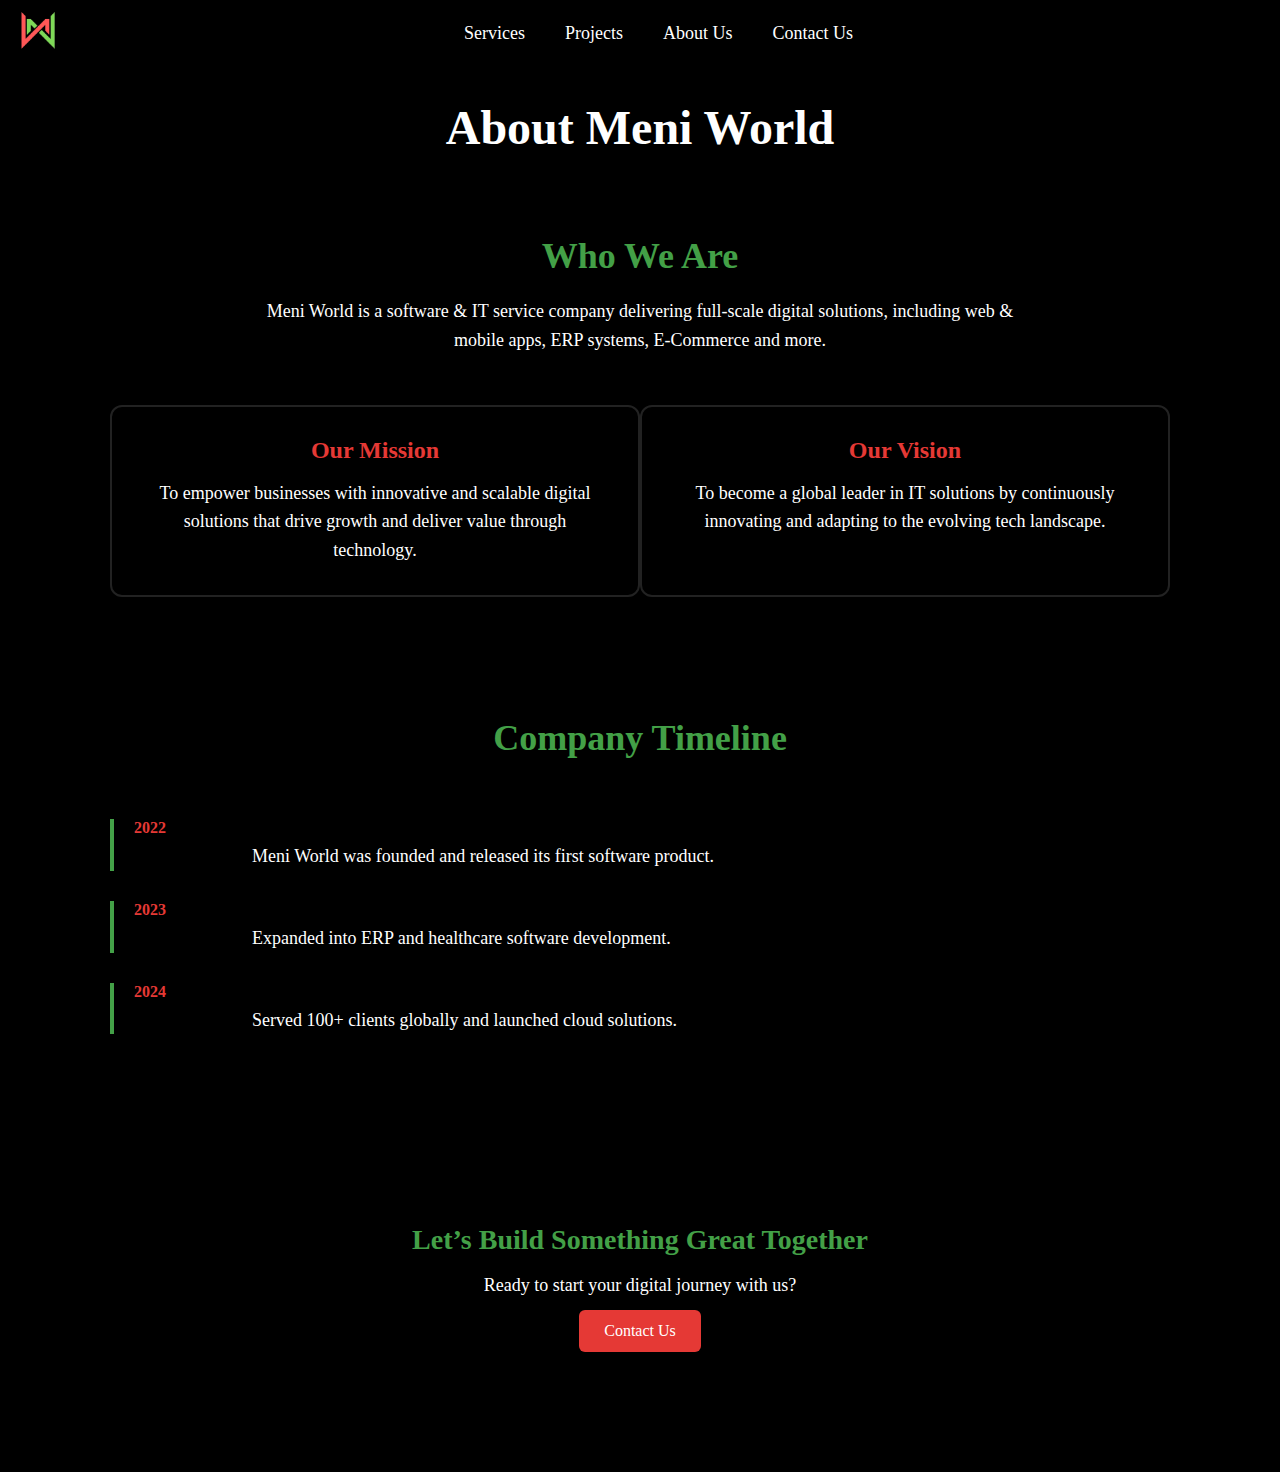
<file: pages/about.html>
<!DOCTYPE html>
<html lang="en">

<head>
    <meta charset="UTF-8">
    <meta name="viewport" content="width=device-width, initial-scale=1.0">
    <title>MW - About Us</title>
    <link rel="stylesheet" href="../assets/styles/common.css">
    <link rel="stylesheet" href="../assets/styles/navbar.css">
    <link rel="stylesheet" href="../assets/styles/hero-section.css">
    <link rel="stylesheet" href="../assets/styles/service-section.css">
    <link rel="stylesheet" href="../assets/styles/about.css">
</head>

<body>
    <!-- Navbar/Menu Start -->
    <div class="menu-wrapper">
        <div class="logo">
            <img src="../assets/images/logo/MENI WORLD trans no text.png" alt="MeniWorld" class="logo-img">
        </div>
        <ul class="menu">
            <li class="dropdown-toggle">
                <a href="#">Services</a>
                <ul class="dropdown">
                    <li><a href="#">Web Development</a></li>
                    <li><a href="#">ERP Solution</a></li>
                    <li><a href="#">E-commerce Solution</a></li>
                    <li><a href="#">Mobile Application</a></li>
                    <li><a href="#">UI/UX Design</a></li>
                    <li><a href="#">Cloud Integration</a></li>
                    <li><a href="#">System Maintenance</a></li>
                    <li><a href="#">All Services</a></li>
                </ul>
            </li>
            <li class="dropdown-toggle">
                <a href="#">Projects</a>
                <ul class="dropdown">
                    <li><a href="#">Project 1</a></li>
                    <li><a href="#">Project 2</a></li>
                    <li><a href="#">Project 3</a></li>
                </ul>
            </li>
            <li><a href="#">About Us</a></li>
            <li><a href="#">Contact Us</a></li>
        </ul>
        <div class="menu-toggle" onclick="toggleMenu(this)">
            <div></div>
            <div></div>
            <div></div>
        </div>
    </div>
    <!-- Navbar/Menu End -->
    <!-- Main Section Start -->
    <section class="main-content">
        <section class="about-header">
            <h1>About Meni World</h1>
        </section>

        <section class="section">
            <h2>Who We Are</h2>
            <p>Meni World is a software & IT service company delivering full-scale digital solutions, including web &
                mobile
                apps, ERP systems, E-Commerce and more.</p>

            <div class="mission-vision">
                <div class="mv-box">
                    <h3>Our Mission</h3>
                    <p>To empower businesses with innovative and scalable digital solutions that drive growth and
                        deliver
                        value through technology.</p>
                </div>
                <div class="mv-box">
                    <h3>Our Vision</h3>
                    <p>To become a global leader in IT solutions by continuously innovating and adapting to the evolving
                        tech landscape.</p>
                </div>
            </div>
        </section>

        <!-- <section class="section">
    <h2>Our Team</h2>
    <div class="team-grid">
      <div class="team-member">
        <img src="https://i.pravatar.cc/200?img=1" alt="Team Member">
        <h4>Shadik Hasan</h4>
        <p>Software Engineer</p>
      </div>
      <div class="team-member">
        <img src="https://i.pravatar.cc/200?img=2" alt="Team Member">
        <h4>Sarah Khan</h4>
        <p>UI/UX Designer</p>
      </div>
      <div class="team-member">
        <img src="https://i.pravatar.cc/200?img=3" alt="Team Member">
        <h4>Tanvir Rahman</h4>
        <p>Project Manager</p>
      </div>
    </div>
  </section> -->

        <section class="section">
            <h2>Company Timeline</h2>
            <div class="timeline">
                <div class="timeline-item">
                    <h4>2022</h4>
                    <p>Meni World was founded and released its first software product.</p>
                </div>
                <div class="timeline-item">
                    <h4>2023</h4>
                    <p>Expanded into ERP and healthcare software development.</p>
                </div>
                <div class="timeline-item">
                    <h4>2024</h4>
                    <p>Served 100+ clients globally and launched cloud solutions.</p>
                </div>
            </div>
        </section>

        <section class="section cta-box">
            <h3>Let’s Build Something Great Together</h3>
            <p>Ready to start your digital journey with us?</p>
            <a href="#">Contact Us</a>
        </section>
    </section>
    <!-- Main End -->

</body>

</html>
</file>
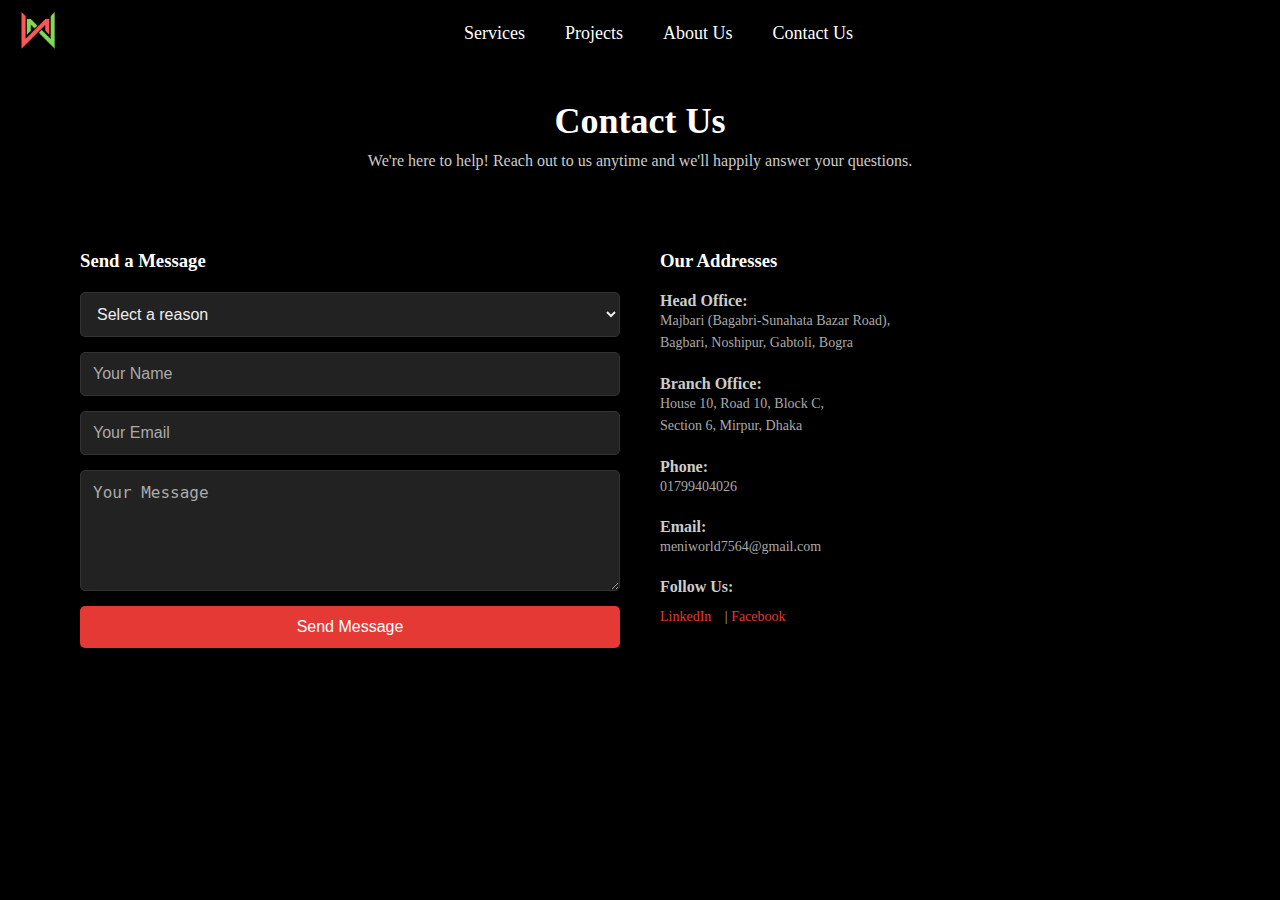
<file: pages/contact.html>
<!DOCTYPE html>
<html lang="en">

<head>
    <meta charset="UTF-8">
    <meta name="viewport" content="width=device-width, initial-scale=1.0">
    <title>MW - About Us</title>
    <link rel="stylesheet" href="../assets/styles/common.css">
    <link rel="stylesheet" href="../assets/styles/navbar.css">
    <link rel="stylesheet" href="../assets/styles/hero-section.css">
    <link rel="stylesheet" href="../assets/styles/service-section.css">
    <link rel="stylesheet" href="../assets/styles/about.css">
    <link rel="stylesheet" href="../assets/styles/contact.css">
</head>

<body>
    <!-- Navbar/Menu Start -->
    <div class="menu-wrapper">
        <div class="logo">
            <img src="../assets/images/logo/MENI WORLD trans no text.png" alt="MeniWorld" class="logo-img">
        </div>
        <ul class="menu">
            <li class="dropdown-toggle">
                <a href="#">Services</a>
                <ul class="dropdown">
                    <li><a href="#">Web Development</a></li>
                    <li><a href="#">ERP Solution</a></li>
                    <li><a href="#">E-commerce Solution</a></li>
                    <li><a href="#">Mobile Application</a></li>
                    <li><a href="#">UI/UX Design</a></li>
                    <li><a href="#">Cloud Integration</a></li>
                    <li><a href="#">System Maintenance</a></li>
                    <li><a href="#">All Services</a></li>
                </ul>
            </li>
            <li class="dropdown-toggle">
                <a href="#">Projects</a>
                <ul class="dropdown">
                    <li><a href="#">Project 1</a></li>
                    <li><a href="#">Project 2</a></li>
                    <li><a href="#">Project 3</a></li>
                </ul>
            </li>
            <li><a href="#">About Us</a></li>
            <li><a href="#">Contact Us</a></li>
        </ul>
        <div class="menu-toggle" onclick="toggleMenu(this)">
            <div></div>
            <div></div>
            <div></div>
        </div>
    </div>
    <!-- Navbar/Menu End -->
    <!-- Main Section Start -->
    <section class="main-content">
        <section class="contact-section">
            <div class="section-title">
                <h2>Contact Us</h2>
                <p>We're here to help! Reach out to us anytime and we'll happily answer your questions.</p>
            </div>

            <div class="contact-container">
                <div class="contact-form">
                    <h3>Send a Message</h3>
                    <form>
                        <select required>
                            <option value="" disabled selected>Select a reason</option>
                            <option>General Contact</option>
                            <option>Schedule an Appointment</option>
                            <option>Info about Project</option>
                            <option>Request a Demo</option>
                            <option>Other</option>
                        </select>
                        <input type="text" placeholder="Your Name" required>
                        <input type="email" placeholder="Your Email" required>
                        <textarea rows="5" placeholder="Your Message" required></textarea>
                        <button type="submit">Send Message</button>
                    </form>
                </div>

                <div class="contact-info">
                    <h3>Our Addresses</h3>

                    <div class="address">
                        <strong>Head Office:</strong>
                        <p>Majbari (Bagabri-Sunahata Bazar Road),<br>Bagbari, Noshipur, Gabtoli, Bogra</p>
                    </div>

                    <div class="address">
                        <strong>Branch Office:</strong>
                        <p>House 10, Road 10, Block C,<br>Section 6, Mirpur, Dhaka</p>
                    </div>

                    <div class="address">
                        <strong>Phone:</strong>
                        <p><a href="tel:01799404026">01799404026</a></p>
                    </div>

                    <div class="address">
                        <strong>Email:</strong>
                        <p><a href="mailto:meniworld7564@gmail.com">meniworld7564@gmail.com</a></p>
                    </div>

                    <div class="social-links">
                        <h4>Follow Us:</h4>
                        <p>
                            <a href="https://www.linkedin.com/company/meniworld" target="_blank">LinkedIn</a> |
                            <a href="https://www.facebook.com/share/16CSGcXmP1/" target="_blank">  Facebook</a>
                        </p>
                    </div>
                </div>
            </div>
        </section>
    </section>


    <!-- Main End -->
    <script src="../assets/scripts/navbar.js"></script>

</body>

</html>
</file>
<file: assets/styles/common.css>
:root {
    --color-red: #e53935;
    --color-green: #43a047;
    --color-white: #ffffff;
    --color-black: #000000;
    --color-gray: #333333;
    --color-dark-gray: #222222;
}

* {
    margin: 0;
    padding: 0;
    box-sizing: border-box;
    color: var(--color-white);
    background-color: var(--color-black);
}

a {
    text-decoration: none;
}

li {
    list-style: none;
}

.main-content{
    margin: 80px 0;
}
</file>
<file: assets/styles/navbar.css>
.menu-wrapper {
    display: flex;
    justify-content: space-between;
    align-items: center;
    position: fixed;
    top: 0;
    left: 0;
    width: 100%;
    padding: 10px 20px;
    background-color: var(--color-black);
    z-index: 1000;
}

.menu-wrapper .logo {
    font-size: 24px;
    font-weight: bold;
    color: var(--color-white);
}

.menu-wrapper .logo-img{
    height: 40px;
    width: auto;
}
.menu-wrapper .menu {
    display: flex;
    gap: 20px;
    list-style-type: none;
    justify-content: center;
    /* Centers the menu */
    flex-grow: 1;
}

.menu-wrapper .menu li {
    position: relative;
}

.menu-wrapper .menu li a {
    color: var(--color-white);
    font-size: 18px;
    padding: 10px;
    display: block;
    transition: background-color 0.3s ease;
}

.menu-wrapper .menu li a:hover {
    background-color: var(--color-gray);
}

.menu-wrapper .menu .dropdown {
    display: none;
    position: absolute;
    top: 100%;
    left: 0;
    background-color: var(--color-black);
    width: 200px;
    border: 1px solid var(--color-gray);
}

.menu-wrapper .menu .dropdown li a {
    padding: 10px;
}

.menu-wrapper .menu li:hover .dropdown {
    display: block;
}

.menu-wrapper .menu-toggle {
    display: none;
    flex-direction: column;
    font-size: 30px;
    cursor: pointer;
    gap: 4px;
}

.menu-wrapper .menu-toggle div {
    width: 25px;
    height: 5px;
    background-color: var(--color-white);
    color: var(--color-black);
    transition: all 0.3s ease;
}

@media (max-width: 768px) {
    .menu-wrapper .menu {
        display: none;
        position: absolute;
        top: 60px;
        left: 0;
        width: 100%;
        background-color: var(--color-black);
        flex-direction: column;
        gap: 0;
        justify-content: center;
        /* Centers the menu items on small screens */
    }

    .menu-wrapper .menu li {
        width: 100%;
        text-align: center;
        /* Centers menu items in each list item */
    }

    .menu-wrapper .menu-toggle {
        display: block;
    }

    .menu-wrapper .menu.active {
        display: flex;
    }

    .menu-wrapper .menu .dropdown {
        display: none;
        position: relative;
    }

    .menu-wrapper .menu li:hover .dropdown {
        display: block;
        margin: 0 auto;
    }
}

.active {
    display: flex !important;
}
</file>
<file: assets/styles/hero-section.css>
.hero-section {
    width: 100%;
    padding: 20px;
}

.hero-content {
    display: flex;
    justify-content: space-between;
    align-items: center;
    max-width: 1200px;
    margin: auto;
    flex-wrap: wrap;
    gap: 40px;
}

.hero-text {
    flex: 1;
    min-width: 300px;
}

.hero-text h1 {
    font-size: 48px;
    margin-bottom: 20px;
    color: var(--color-white);
}

.hero-text p {
    font-size: 18px;
    line-height: 1.6;
    margin-bottom: 30px;
    color: var(--color-white);
}

.hero-btn {
    padding: 12px 25px;
    font-size: 16px;
    background-color: var(--color-red);
    border: none;
    border-radius: 6px;
    color: var(--color-white);
    cursor: pointer;
    transition: background-color 0.3s ease;
}

.hero-btn:hover {
    background-color: var(--color-gray);
}

.hero-image {
    flex: 1;
    text-align: center;
}

.hero-image img {
    max-width: 100%;
    height: auto;
    border-radius: 10px;
    box-shadow: 0 0 20px rgba(255, 255, 255, 0.1);
}

@media (max-width: 768px) {
    .hero-content {
        flex-direction: column-reverse;
        text-align: center;
    }

    .hero-text h1 {
        font-size: 36px;
    }

    .hero-text p {
        font-size: 16px;
    }
}
</file>
<file: assets/styles/service-section.css>
.service-section {
    padding: 80px 20px;
    /* background-color: #0f172a; */
    color: #ffffff;
    text-align: center;
}

.section-title h2 {
    font-size: 36px;
    margin-bottom: 10px;
}

.section-title p {
    font-size: 16px;
    max-width: 600px;
    margin: 0 auto 40px;
    color: #cbd5e1;

}

.service-grid {
    display: grid;
    grid-template-columns: repeat(auto-fit, minmax(220px, 1fr));
    gap: 30px;
    max-width: 1200px;
    margin: auto;
}

.service-card {
    border: 2px solid #1e293b;
    padding: 30px 20px;
    border-radius: 12px;
    transition: transform 0.3s ease, box-shadow 0.3s ease;
}

.service-card img {
    width: 60px;
    margin-bottom: 20px;
}

.service-card h3 {
    font-size: 20px;
    margin: 0;
}

.service-card:hover {
    transform: translateY(-8px);
    box-shadow: 0 10px 25px rgba(255, 255, 255, 0.1);
}
</file>
<file: assets/styles/about.css>
.about-header {
    padding: 20px;
    text-align: center;
}

.about-header h1 {
    font-size: 48px;
    margin: 0;
    color: var(--color-white);
}

.section {
    padding: 60px 20px;
    max-width: 1100px;
    margin: auto;
    text-align: center;
}

.section h2 {
    font-size: 36px;
    margin-bottom: 20px;
    color: var(--color-green);
}

.section p {
    font-size: 18px;
    line-height: 1.6;
    color: var(--color-white);
    max-width: 800px;
    margin: auto;
}

.mission-vision {
    display: flex;
    justify-content: space-around;
    margin-top: 50px;
}

.mv-box {
    border: 2px solid var(--color-dark-gray);
    padding: 30px;
    border-radius: 12px;
    transition: transform 0.3s ease;
}

.mv-box:hover {
    transform: translateY(-6px);
}

.mv-box h3 {
    font-size: 24px;
    margin-bottom: 15px;
    color: var(--color-red);
}

/* Team Section */
/* .team-grid {
display: grid;
grid-template-columns: repeat(auto-fit, minmax(200px, 1fr));
gap: 30px;
margin-top: 40px;
}

.team-member {
background-color: var(--color-dark-gray);
padding: 20px;
border-radius: 10px;
}

.team-member img {
width: 100%;
border-radius: 50%;
margin-bottom: 15px;
}

.team-member h4 {
color: var(--color-green);
margin: 10px 0 5px;
} */

.timeline {
    margin-top: 60px;
    text-align: left;
}

.timeline-item {
    margin-bottom: 30px;
    padding-left: 20px;
    border-left: 4px solid var(--color-green);
}

.timeline-item h4 {
    margin-bottom: 5px;
    color: var(--color-red);
}

.cta-box {
    margin-top: 60px;
    padding: 40px;
    border-radius: 12px;
}

.cta-box h3 {
    color: var(--color-green);
    font-size: 28px;
    margin-bottom: 15px;
}

.cta-box a {
    display: inline-block;
    padding: 12px 25px;
    background-color: var(--color-red);
    color: var(--color-white);
    border-radius: 6px;
    margin-top: 10px;
    transition: background-color 0.3s;
}

.cta-box a:hover {
    background-color: var(--color-green);
}

@media screen and (max-width: 768px) {
    .about-header h1 {
        font-size: 36px;
    }

    .mission-vision {
        flex-direction: column;
        gap: 20px;
    }
}
</file>
<file: assets/styles/contact.css>
.contact-section {
    padding: 20px;
}

.section-title {
    text-align: center;
    margin-bottom: 40px;
}

.section-title h2 {
    font-size: 36px;
    color: var(--color-white);
}

.section-title p {
    color: #ccc;
    font-size: 16px;
}

.contact-container {
    display: flex;
    flex-wrap: wrap;
    justify-content: space-between;
    gap: 40px;
    max-width: 1200px;
    margin: 0 auto;
    padding: 40px;
    border-radius: 15px;
}

.contact-form,
.contact-info {
    flex: 1 1 45%;
    min-width: 300px;
}

.contact-form h3,
.contact-info h3 {
    color: var(--color-white);
    margin-bottom: 20px;
}

.contact-form form {
    display: flex;
    flex-direction: column;
    gap: 15px;
}

.contact-form input,
.contact-form select,
.contact-form textarea {
    padding: 12px;
    background: #222;
    color: #eee;
    border: 1px solid #333;
    border-radius: 5px;
    font-size: 16px;
}

.contact-form input::placeholder,
.contact-form textarea::placeholder {
    color: #aaa;
}

.contact-form button {
    padding: 12px;
    background-color: var(--color-red);
    border: none;
    color: var(--color-white);
    font-size: 16px;
    border-radius: 5px;
    cursor: pointer;
    transition: 0.3s ease;
}

.contact-form button:hover {
    background-color: var(--color-green);
}

.contact-info .address {
    margin-bottom: 20px;
}

.contact-info strong {
    color: #ccc;
    font-weight: 600;
}

.contact-info p,
.contact-info a {
    color: #aaa;
    font-size: 14px;
    line-height: 1.6;
    text-decoration: none;
}

.contact-info a:hover {
    color: var(--color-white);
    text-decoration: underline;
}

.social-links {
    margin-top: 20px;
}

.social-links h4 {
    color: #ccc;
    margin-bottom: 10px;
}

.social-links a {
    color: var(--color-red);
    text-decoration: none;
    margin-right: 10px;
}

.social-links a:hover {
    color: var(--color-white);
}

/* Responsive */
@media screen and (max-width: 768px) {
    .contact-container {
        flex-direction: column;
        padding: 20px;
        justify-content: center;
        align-items: center;
        width: 100%;
    }

    .contact-form,
    .contact-info {
        width: 100%;
    }
}
</file>
